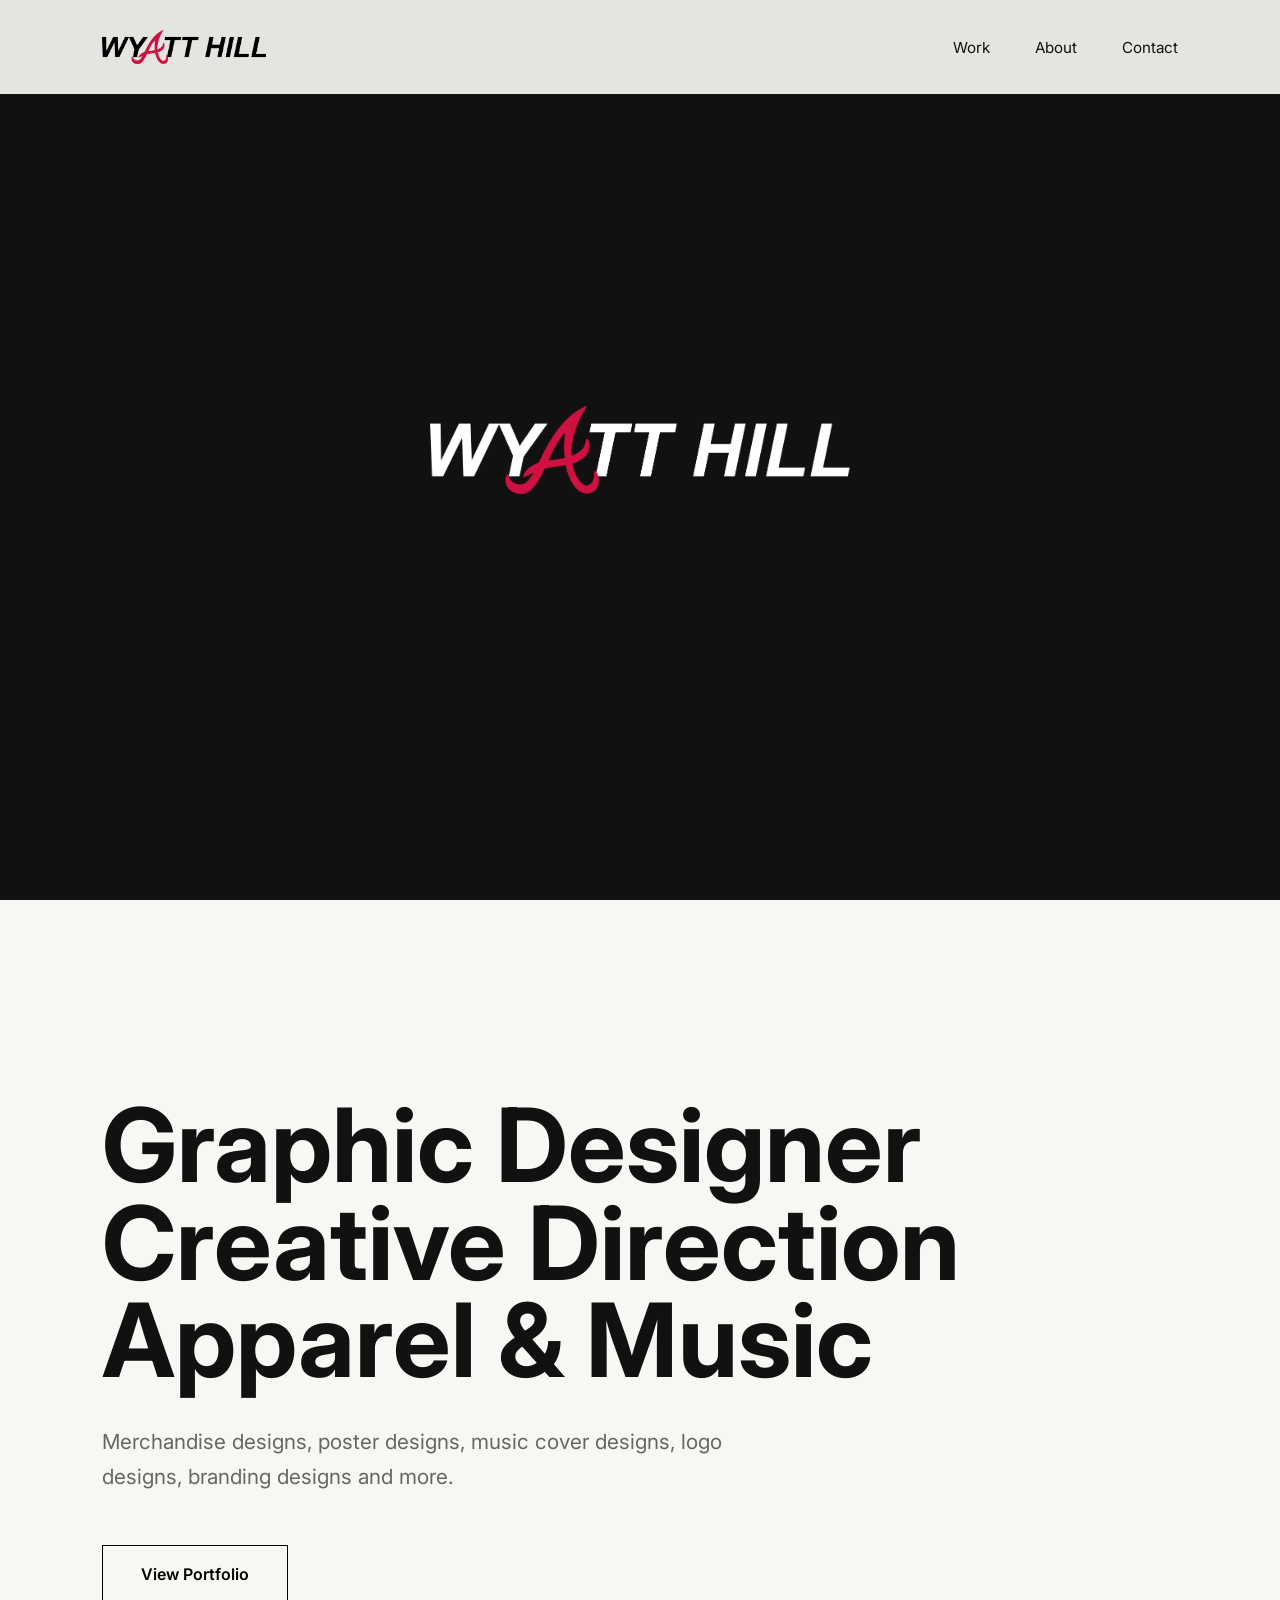
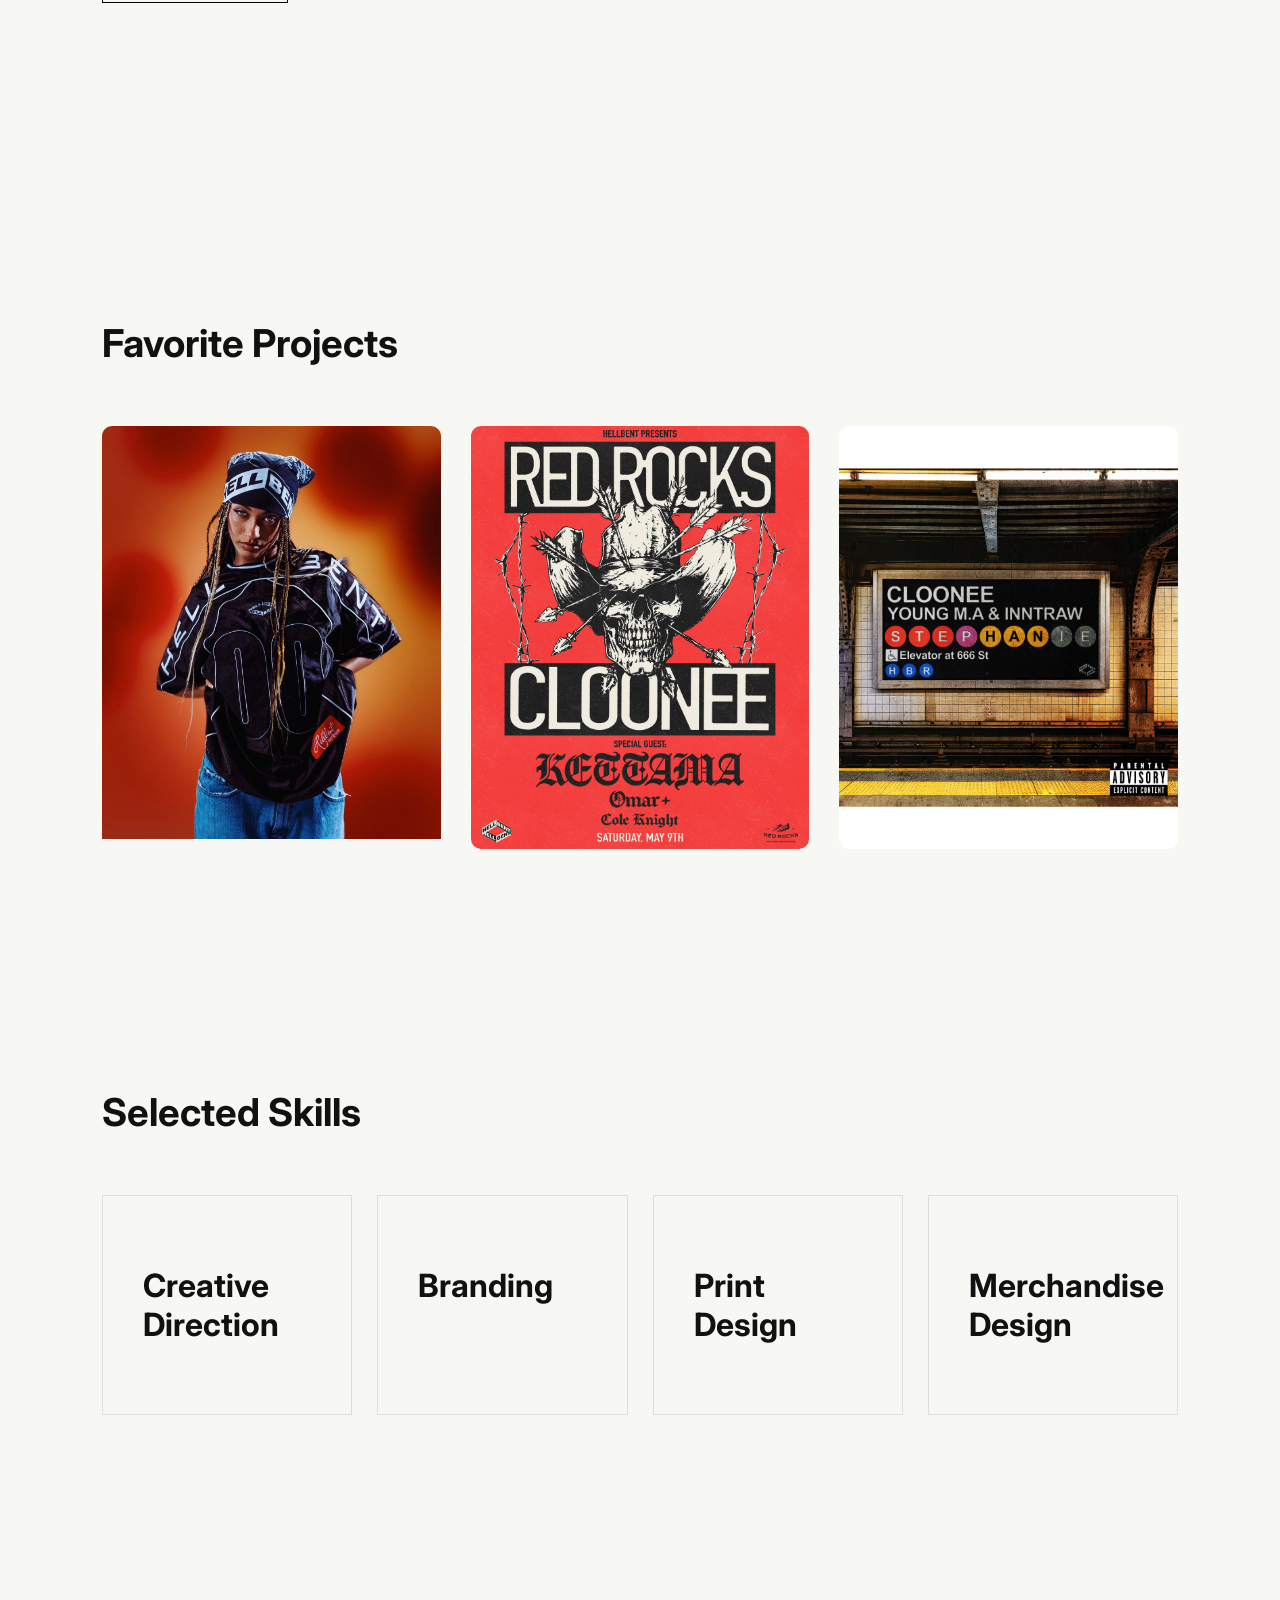
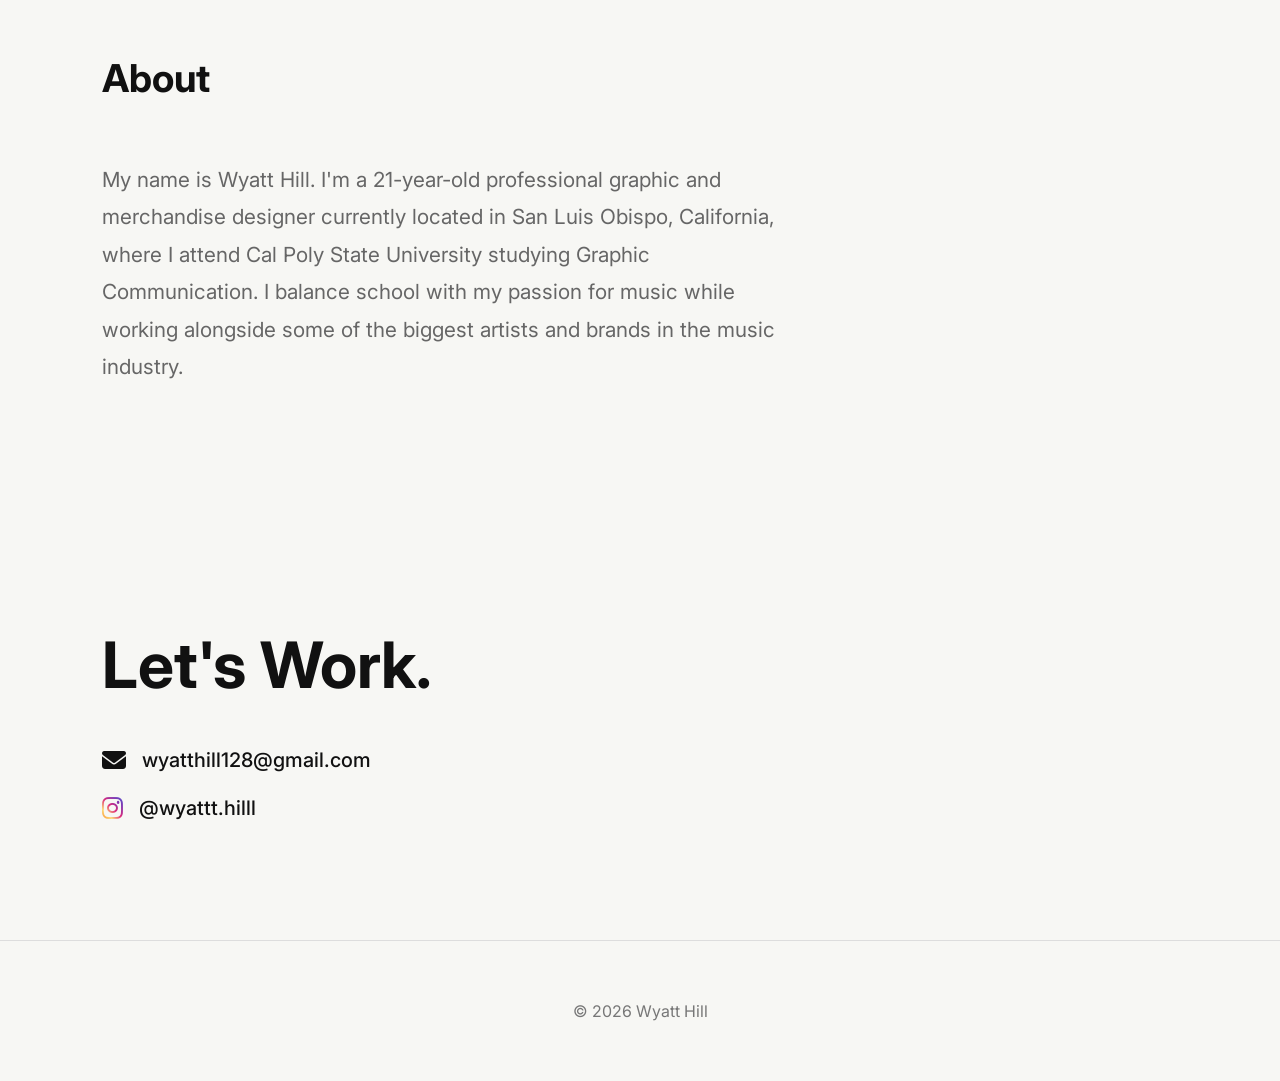
<file: index.html>
<!DOCTYPE html>
<html lang="en">
<head>
<!-- Primary Meta Tags -->
<title>Wyatt Hill | Graphic & Merchandise Designer</title>
<meta name="title" content="Wyatt Hill | Graphic & Merchandise Designer">
<meta name="description" content="Portfolio showcasing merchandise, branding, posters, cover art, and creative direction by Wyatt Hill.">

<!-- Open Graph / Facebook / iMessage -->
<meta property="og:type" content="website">
<meta property="og:url" content="https://wy4tth1ll.github.io/Portfolio/">
<meta property="og:title" content="Wyatt Hill | Graphic & Merchandise Designer">
<meta property="og:description" content="Portfolio showcasing merchandise, branding, posters, cover art, and creative direction by Wyatt Hill.">
<meta property="og:image" content="https://wy4tth1ll.github.io/Portfolio/images/preview.jpg">

<!-- Twitter / X -->
<meta property="twitter:card" content="summary_large_image">
<meta property="twitter:url" content="https://wy4tth1ll.github.io/Portfolio/">
<meta property="twitter:title" content="Wyatt Hill | Graphic & Merchandise Designer">
<meta property="twitter:description" content="Portfolio showcasing merchandise, branding, posters, cover art, and creative direction by Wyatt Hill.">
<meta property="twitter:image" content="https://wy4tth1ll.github.io/Portfolio/images/preview.jpg">
<meta charset="UTF-8">
<meta name="viewport" content="width=device-width, initial-scale=1.0">

<title>Wyatt Hill</title>

<link rel="stylesheet" href="style.css">
<link rel="icon" type="image/svg+xml" href="images/logo3.svg">

<link rel="preconnect" href="https://fonts.googleapis.com">
<link rel="preconnect" href="https://fonts.gstatic.com" crossorigin>

<link href="https://fonts.googleapis.com/css2?family=Inter:wght@300;400;500;600;700&display=swap" rel="stylesheet">
<link rel="stylesheet" href="https://cdnjs.cloudflare.com/ajax/libs/font-awesome/6.6.0/css/all.min.css">

<!-- Font Awesome (Spotify Icon) -->
<link rel="stylesheet" href="https://cdnjs.cloudflare.com/ajax/libs/font-awesome/6.7.2/css/all.min.css">

</head>

<body>

<div class="loader">

    <img src="images/logo1.svg" alt="Wyatt Hill Logo">

</div>

<header>

<div class="logo">

<a href="index.html">

<img src="images/logo.svg" alt="Wyatt Hill Logo">

</a>

</div>

<nav>

<a href="#work">Work</a>

<a href="#about">About</a>

<a href="#contact">Contact</a>

</nav>

</header>

<section class="hero">

<div class="hero-text">

<h1>

Graphic Designer<br>

Creative Direction<br>

Apparel & Music

</h1>

<p>

Merchandise designs, poster designs, music cover designs, logo designs, branding designs and more.

</p>

<a href="#featured" class="button">

View Portfolio

</a>

</div>

</section>

<section id="featured" class="featured">

<h2>

Favorite Projects

</h2>

<div class="featured-grid">

<!-- MERCHANDISE -->

<a href="merchandise.html" class="project">

<img src="images/merchandise.jpg" alt="Merchandise">

<div class="overlay">

<h3>

MERCHANDISE

</h3>

<p>

Apparel & Merchandise Design

</p>

</div>

</a>

<!-- POSTERS -->

<a href="posters.html" class="project">

<img src="images/posters.jpg" alt="Posters">

<div class="overlay">

<h3>

POSTERS / FLYERS

</h3>

<p>

Music & Event Promotion

</p>

</div>

</a>

<!-- COVER ART -->

<a href="coverart.html" class="project">

<img src="images/coverart.jpg" alt="Cover Art">

<div class="overlay">

<h3>

COVER ART

</h3>

<p>

Album & Single Artwork

</p>

</div>

</a>

</div>

</section>

<section id="work" class="categories">

    

<h2>

Selected Skills

</h2>

<div class="category-grid">

<div class="category">

<h3>

Creative Direction

</h3>

</div>

<div class="category">

<h3>

Branding

</h3>

</div>

<div class="category">

<h3>

Print Design

</h3>

</div>

<div class="category">

<h3>

Merchandise Design

</h3>

</div>

</div>

</section>

<section id="about" class="about">

<h2>

About

</h2>

<p>

My name is Wyatt Hill. I'm a 21-year-old professional graphic and merchandise designer currently located in San Luis Obispo, California, where I attend Cal Poly State University studying Graphic Communication. I balance school with my passion for music while working alongside some of the biggest artists and brands in the music industry.

</p>

</section>

<section id="contact" class="contact">

<h2>Let's Work.</h2>

<div class="contact-links">

<a href="mailto:wyatthill128@gmail.com">

<i class="fa-solid fa-envelope"></i>

<span>wyatthill128@gmail.com</span>

</a>

<a href="https://www.instagram.com/wyattt.hilll/" target="_blank">

<i class="fa-brands fa-instagram"></i>

<span>@wyattt.hilll</span>

</a>

</div>

</section>

<footer>

© 2026 Wyatt Hill

</footer>

<script src="script.js"></script>

</body>
</html>
</file>
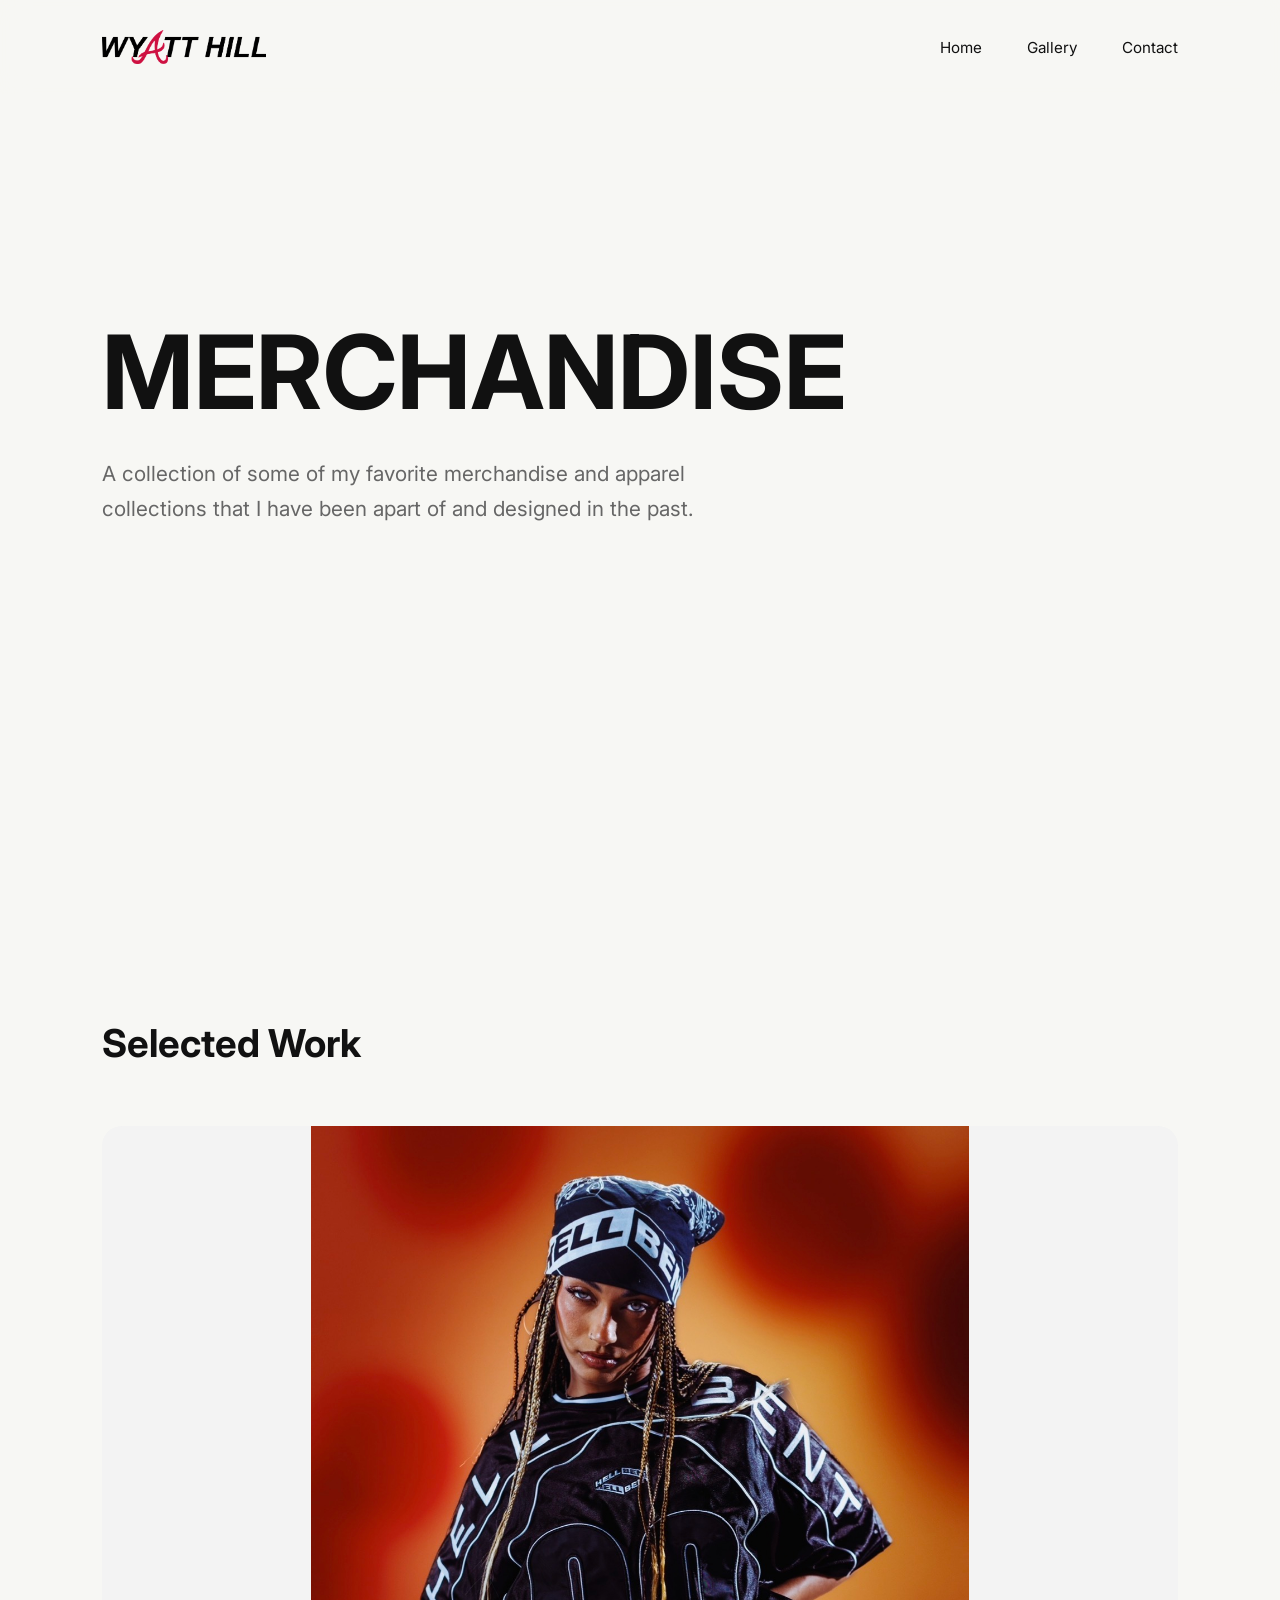
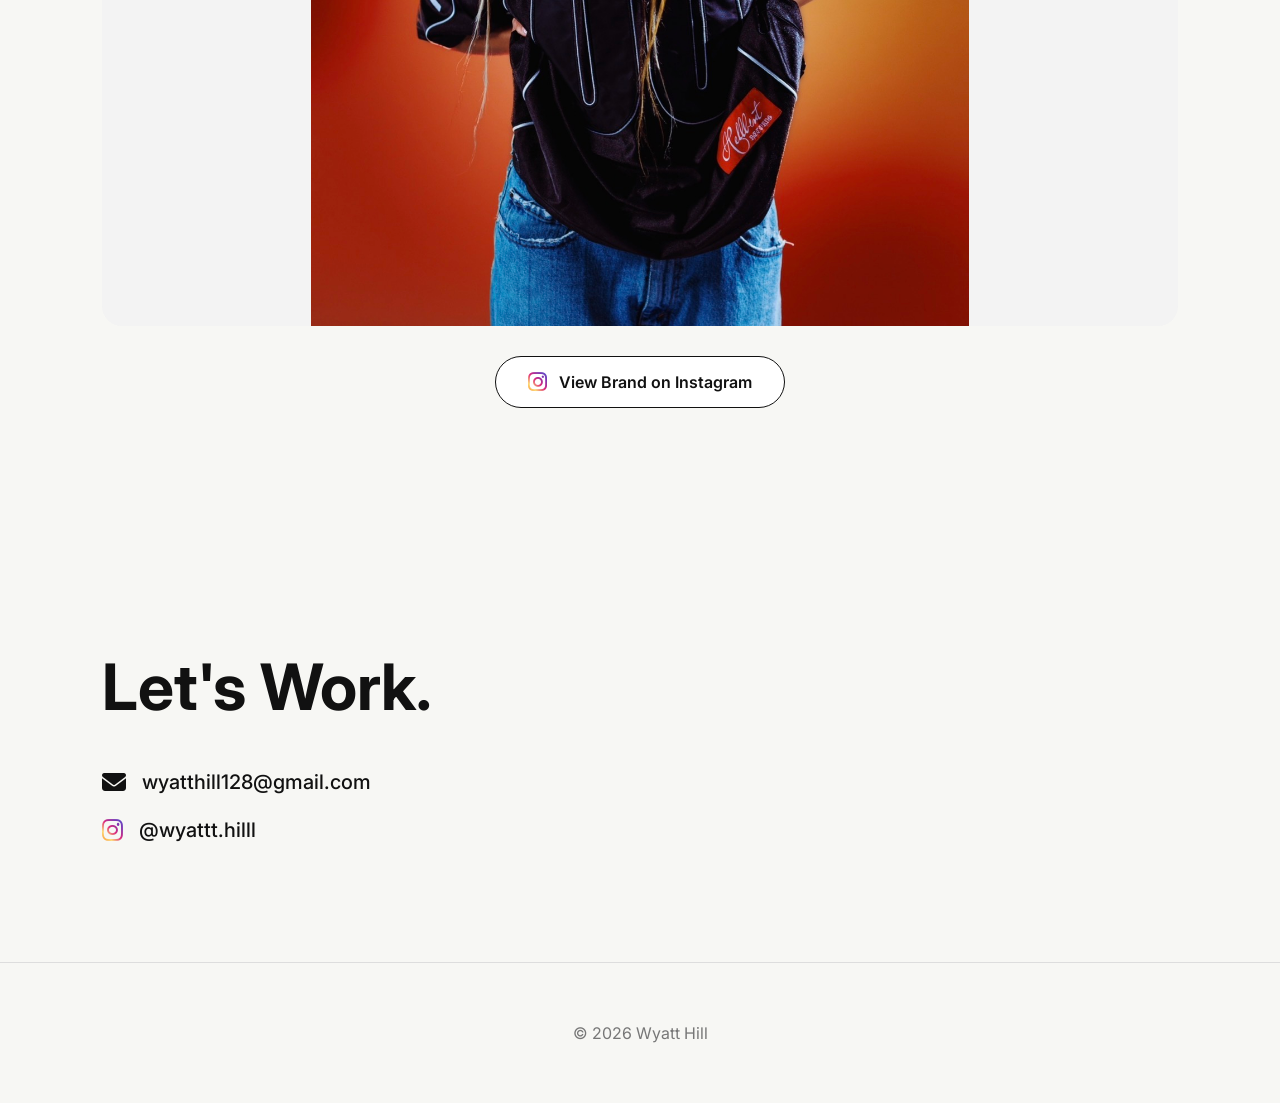
<file: merchandise.html>
<!DOCTYPE html>
<html lang="en">

<head>
<!-- Primary Meta Tags -->
<title>Wyatt Hill | Graphic & Merchandise Designer</title>
<meta name="title" content="Wyatt Hill | Graphic & Merchandise Designer">
<meta name="description" content="Portfolio showcasing merchandise, branding, posters, cover art, and creative direction by Wyatt Hill.">

<!-- Open Graph / Facebook / iMessage -->
<meta property="og:type" content="website">
<meta property="og:url" content="https://wy4tth1ll.github.io/Portfolio/">
<meta property="og:title" content="Wyatt Hill | Graphic & Merchandise Designer">
<meta property="og:description" content="Portfolio showcasing merchandise, branding, posters, cover art, and creative direction by Wyatt Hill.">
<meta property="og:image" content="https://wy4tth1ll.github.io/Portfolio/images/preview.jpg">

<!-- Twitter / X -->
<meta property="twitter:card" content="summary_large_image">
<meta property="twitter:url" content="https://wy4tth1ll.github.io/Portfolio/">
<meta property="twitter:title" content="Wyatt Hill | Graphic & Merchandise Designer">
<meta property="twitter:description" content="Portfolio showcasing merchandise, branding, posters, cover art, and creative direction by Wyatt Hill.">
<meta property="twitter:image" content="https://wy4tth1ll.github.io/Portfolio/images/preview.jpg">
<meta charset="UTF-8">
<meta name="viewport" content="width=device-width, initial-scale=1.0">

<title>Merchandise | Wyatt Hill</title>

<link rel="stylesheet" href="style.css">
<link rel="icon" type="image/svg+xml" href="images/logo3.svg">

<link rel="preconnect" href="https://fonts.googleapis.com">
<link rel="preconnect" href="https://fonts.gstatic.com" crossorigin>

<link href="https://fonts.googleapis.com/css2?family=Inter:wght@300;400;500;600;700&display=swap" rel="stylesheet">

<!-- Font Awesome -->
<link rel="stylesheet" href="https://cdnjs.cloudflare.com/ajax/libs/font-awesome/6.7.2/css/all.min.css">

</head>

<body>

<header>

<div class="logo">

<a href="index.html">

<img src="images/logo.svg" alt="Wyatt Hill Logo">

</a>

</div>

<nav>
<a href="index.html">Home</a>
<a href="#gallery">Gallery</a>
<a href="#contact">Contact</a>
</nav>

</header>

<section class="hero">

<div class="hero-text">

<h1>MERCHANDISE</h1>

<p>
A collection of some of my favorite merchandise and apparel collections that I have been apart of and designed in the past.
</p>

</div>

</section>

<section id="gallery" class="gallery">

<h2>Selected Work</h2>

<div class="slideshow-container">

<button class="prev" onclick="changeSlide(-1)">
&#10094;
</button>

<img id="slideshow-image" src="images/merch/1.jpg" alt="Merchandise">

<button class="next" onclick="changeSlide(1)">
&#10095;
</button>

</div>

<div class="spotify-button-container">

<a id="instagram-link" href="#" target="_blank">
    <i class="fa-brands fa-instagram"></i>
    <span>View Brand on Instagram</span>
</a>

</a>

</div>

</section>

<section id="contact" class="contact">

<h2>Let's Work.</h2>

<div class="contact-links">

<a href="mailto:wyatthill128@gmail.com">

<i class="fa-solid fa-envelope"></i>

<span>wyatthill128@gmail.com</span>

</a>

<a href="https://www.instagram.com/wyattt.hilll/" target="_blank">

<i class="fa-brands fa-instagram"></i>

<span>@wyattt.hilll</span>

</a>

</div>

</section>

<footer>

© 2026 Wyatt Hill

</footer>

<script>

const slides = [

{
image:"images/merch/1.jpg",
instagram:"https://www.instagram.com/hellbentrecs/"
},

{
image:"images/merch/2.jpg",
instagram:"https://www.instagram.com/hellbentrecs/"
},

{
image:"images/merch/3.jpg",
instagram:"https://www.instagram.com/followthefishtv/"
},

{
image:"images/merch/4.jpg",
instagram:"https://www.instagram.com/followthefishtv/"
},

{
image:"images/merch/5.jpg",
instagram:"https://www.instagram.com/followthefishtv/"
},

{
image:"images/merch/6.jpg",
instagram:"https://www.instagram.com/g59records/"
},

{
image:"images/merch/7.jpg",
instagram:"https://www.instagram.com/hellbentrecs/"
},

{
image:"images/merch/8.jpg",
instagram:"https://www.instagram.com/hellbentrecs/"
},

{
image:"images/merch/9.jpg",
instagram:"https://www.instagram.com/suicideboys/"
},

{
image:"images/merch/10.jpg",
instagram:"https://www.instagram.com/kayzomusic/"
},

{
image:"images/merch/11.jpg",
instagram:"https://www.instagram.com/hellbentrecs/"
},

{
image:"images/merch/12.jpg",
instagram:"https://www.instagram.com/chrislake/"
},

{
image:"images/merch/13.jpg",
instagram:"https://www.instagram.com/iiipoints/"
},

{
image:"images/merch/14.jpg",
instagram:"https://www.instagram.com/iiipoints/"
},

{
image:"images/merch/15.jpg",
instagram:"https://www.instagram.com/iiipoints/"
},

{
image:"images/merch/16.jpg",
instagram:"https://www.instagram.com/drinkeasyrider/"
},

{
image:"images/merch/17.jpg",
instagram:"https://www.instagram.com/drinkeasyrider/"
},

{
image:"images/merch/18.jpg",
instagram:"https://www.instagram.com/laytongiordani/"
},

{
image:"images/merch/19.jpg",
instagram:"https://www.instagram.com/hellbentrecs/"
},

{
image:"images/merch/20.jpg",
instagram:"https://www.instagram.com/hellbentrecs/"
},

{
image:"images/merch/21.jpg",
instagram:"https://www.instagram.com/hellbentrecs/"
},

{
image:"images/merch/22.jpg",
instagram:"https://www.instagram.com/neverlonely.llc/"
},

{
image:"images/merch/23.jpg",
instagram:"https://www.instagram.com/hellbentrecs/"
},

{
image:"images/merch/24.jpg",
instagram:"https://www.instagram.com/hellbentrecs/"
},

{
image:"images/merch/25.jpg",
instagram:"https://www.instagram.com/hellbentrecs/"
},

{
image:"images/merch/26.jpg",
instagram:"https://www.instagram.com/hellbentrecs/"
},

{
image:"images/merch/27.jpg",
instagram:"https://www.instagram.com/hellbentrecs/"
},

{
image:"images/merch/28.jpg",
instagram:"https://www.instagram.com/hellbentrecs/"
},

{
image:"images/merch/29.jpg",
instagram:"https://www.instagram.com/hellbentrecs/"
},

{
image:"images/merch/30.jpg",
instagram:"https://www.instagram.com/hellbentrecs/"
},

{
image:"images/merch/31.jpg",
instagram:"https://www.instagram.com/hellbentrecs/"
},

{
image:"images/merch/32.jpg",
instagram:"https://www.instagram.com/drinkeasyrider/"
},

{
image:"images/merch/33.jpg",
instagram:"https://www.instagram.com/kayzomusic/"
},

{
image:"images/merch/34.jpg",
instagram:"https://www.instagram.com/cloonee/"
},

{
image:"images/merch/35.jpg",
instagram:"https://www.instagram.com/hellbentrecs/"
},

{
image:"images/merch/36.jpg",
instagram:"https://www.instagram.com/hellbentrecs/"
},

{
image:"images/merch/37.jpg",
instagram:"https://www.instagram.com/hellbentrecs/"
},

{
image:"images/merch/38.jpg",
instagram:"https://www.instagram.com/hellbentrecs/"
},

{
image:"images/merch/39.jpg",
instagram:"https://www.instagram.com/hellbentrecs/"
},

{
image:"images/merch/40.jpg",
instagram:"https://www.instagram.com/hellbentrecs/"
}

];

let current = 0;

function updateSlide(){

    document.getElementById("slideshow-image").src = slides[current].image;

    document.getElementById("instagram-link").href = slides[current].instagram;

}

function changeSlide(direction){

    current += direction;

    if(current < 0){
        current = slides.length - 1;
    }

    if(current >= slides.length){
        current = 0;
    }

    updateSlide();

}

updateSlide();

</script>

</body>

</html>
</file>
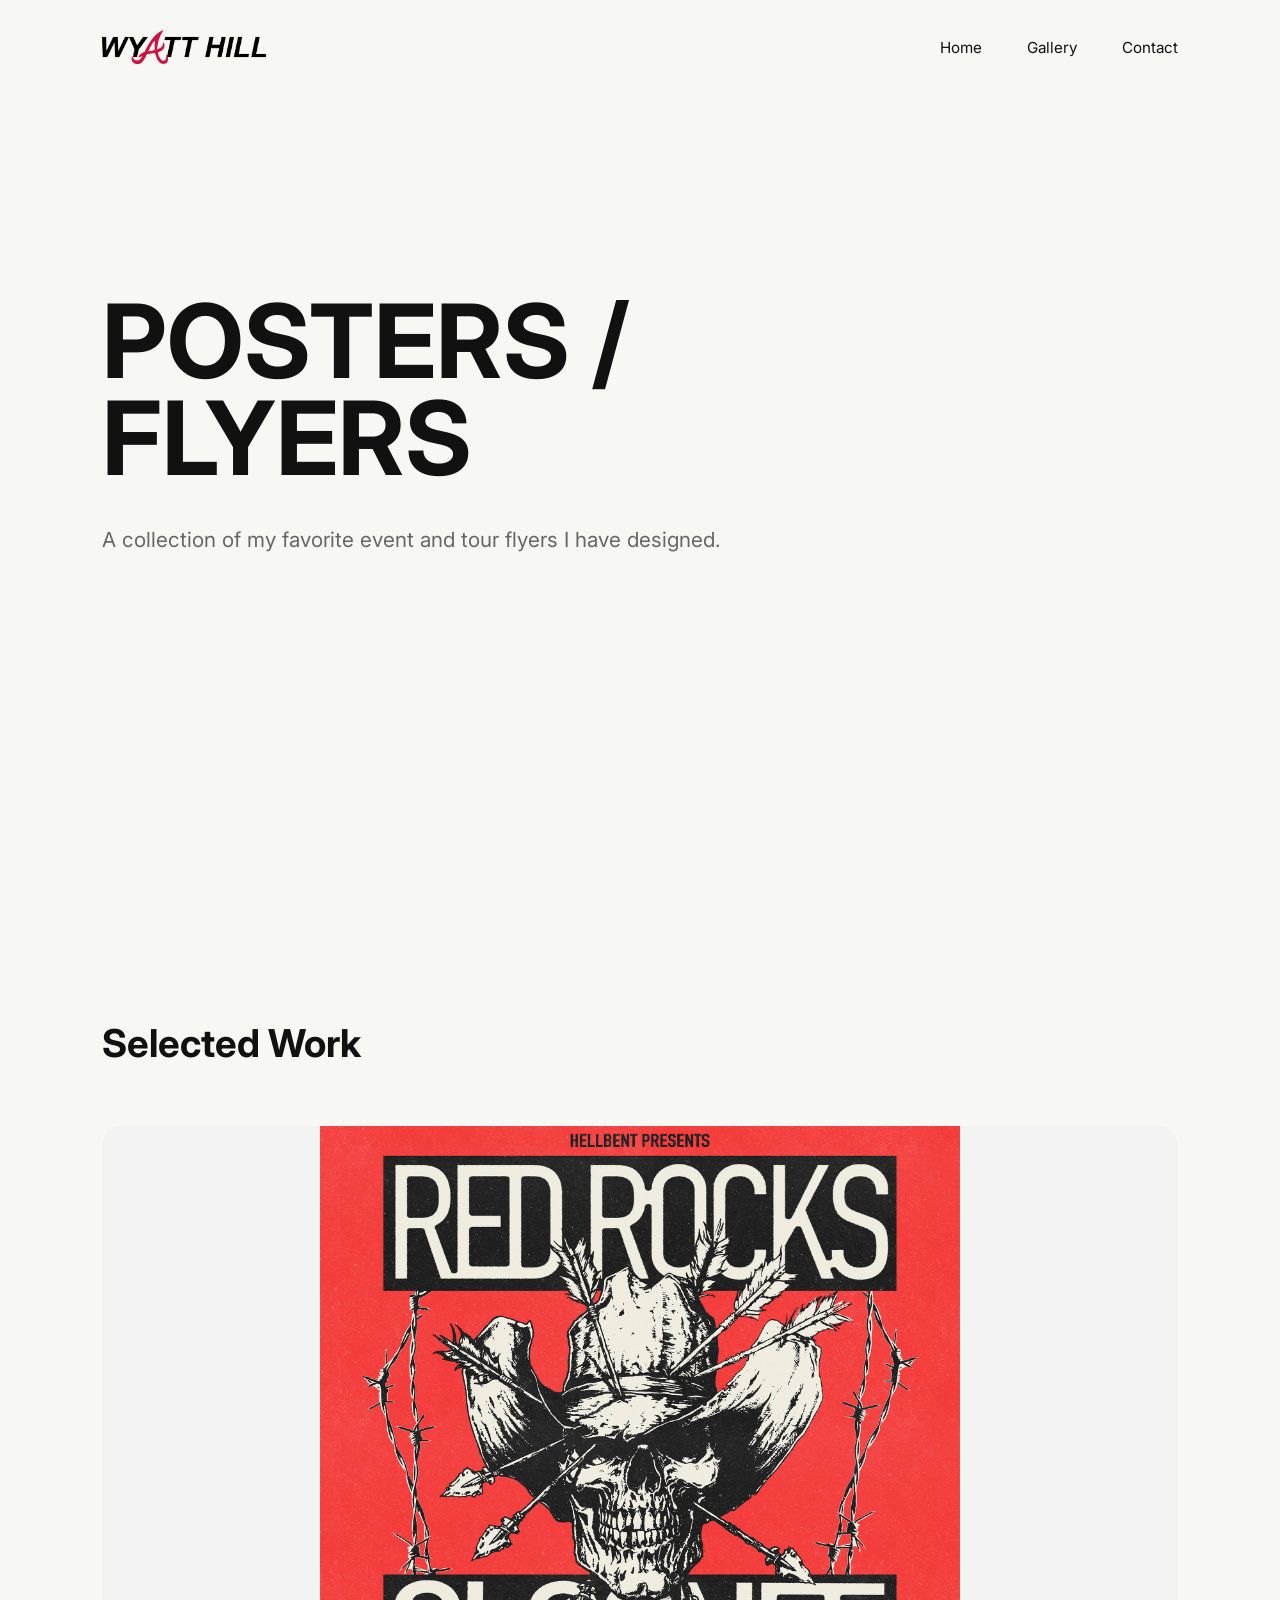
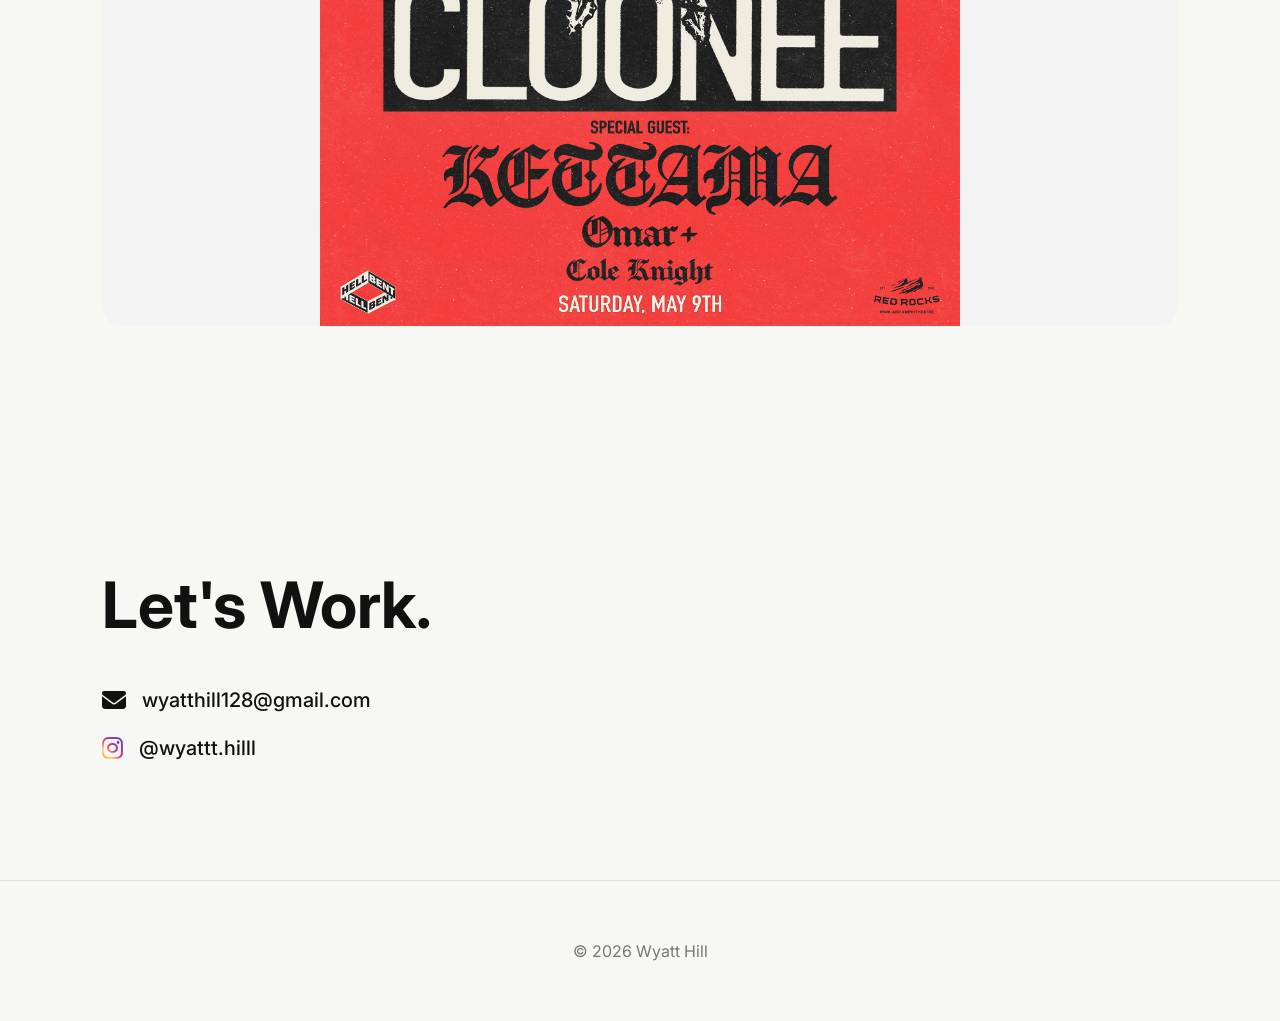
<file: posters.html>
<!DOCTYPE html>
<html lang="en">

<head>
<!-- Primary Meta Tags -->
<title>Wyatt Hill | Graphic & Merchandise Designer</title>
<meta name="title" content="Wyatt Hill | Graphic & Merchandise Designer">
<meta name="description" content="Portfolio showcasing merchandise, branding, posters, cover art, and creative direction by Wyatt Hill.">

<!-- Open Graph / Facebook / iMessage -->
<meta property="og:type" content="website">
<meta property="og:url" content="https://wy4tth1ll.github.io/Portfolio/">
<meta property="og:title" content="Wyatt Hill | Graphic & Merchandise Designer">
<meta property="og:description" content="Portfolio showcasing merchandise, branding, posters, cover art, and creative direction by Wyatt Hill.">
<meta property="og:image" content="https://wy4tth1ll.github.io/Portfolio/images/preview.jpg">

<!-- Twitter / X -->
<meta property="twitter:card" content="summary_large_image">
<meta property="twitter:url" content="https://wy4tth1ll.github.io/Portfolio/">
<meta property="twitter:title" content="Wyatt Hill | Graphic & Merchandise Designer">
<meta property="twitter:description" content="Portfolio showcasing merchandise, branding, posters, cover art, and creative direction by Wyatt Hill.">
<meta property="twitter:image" content="https://wy4tth1ll.github.io/Portfolio/images/preview.jpg">
<meta charset="UTF-8">
<meta name="viewport" content="width=device-width, initial-scale=1.0">

<title>Posters / Flyers | Wyatt Hill</title>

<link rel="stylesheet" href="style.css">
<link rel="icon" type="image/svg+xml" href="images/logo3.svg">

<link rel="preconnect" href="https://fonts.googleapis.com">
<link rel="preconnect" href="https://fonts.gstatic.com" crossorigin>

<link href="https://fonts.googleapis.com/css2?family=Inter:wght@300;400;500;600;700&display=swap" rel="stylesheet">

<!-- Font Awesome (Spotify Icon) -->
<link rel="stylesheet" href="https://cdnjs.cloudflare.com/ajax/libs/font-awesome/6.7.2/css/all.min.css">

</head>

<body>

<header>

<div class="logo">

<a href="index.html">

<img src="images/logo.svg" alt="Wyatt Hill Logo">

</a>

</div>

<nav>

<a href="index.html">Home</a>

<a href="#gallery">Gallery</a>

<a href="#contact">Contact</a>

</nav>

</header>

<section class="hero">

<div class="hero-text">

<h1>

POSTERS / FLYERS

</h1>

<p>

A collection of my favorite event and tour flyers I have designed.

</p>

</div>

</section>

<section id="gallery" class="gallery">

<h2>

Selected Work

</h2>

<div class="slideshow-container">

<button class="prev" onclick="changeSlide(-1)">&#10094;</button>

<img id="slideshow-image" src="images/posters/1.jpg" alt="Poster">

<button class="next" onclick="changeSlide(1)">&#10095;</button>

</div>

</section>

<section id="contact" class="contact">

<h2>Let's Work.</h2>

<div class="contact-links">

<a href="mailto:wyatthill128@gmail.com">

<i class="fa-solid fa-envelope"></i>

<span>wyatthill128@gmail.com</span>

</a>

<a href="https://www.instagram.com/wyattt.hilll/" target="_blank">

<i class="fa-brands fa-instagram"></i>

<span>@wyattt.hilll</span>

</a>

</div>

</section>

<footer>

© 2026 Wyatt Hill

</footer>

<script>

const images = [

"images/posters/1.jpg",
"images/posters/2.jpg",
"images/posters/3.jpg",
"images/posters/4.jpg",
"images/posters/5.jpg",
"images/posters/6.jpg",
"images/posters/7.jpg",
"images/posters/8.jpg",
"images/posters/9.jpg",
"images/posters/10.jpg"

];

let current = 0;

function changeSlide(direction){

current += direction;

if(current < 0){

current = images.length-1;

}

if(current >= images.length){

current = 0;

}

document.getElementById("slideshow-image").src = images[current];

}

</script>

</body>

</html>
</file>
<file: style.css>
/* ==============================
   WYATT HILL PORTFOLIO
============================== */

*{
    margin:0;
    padding:0;
    box-sizing:border-box;
}

html{
    scroll-behavior:smooth;
}

body{
    font-family:'Inter',sans-serif;
    background:#f7f7f4;
    color:#111;
    overflow-x:hidden;
}

/* ==============================
LOADER
============================== */

.loader{

    height:100vh;

    display:flex;

    justify-content:center;

    align-items:center;

    background:#111;

}

.loader img{

    width:420px;

    height:auto;

    display:block;

}

/* ==============================
HEADER
============================== */

header{

    position:fixed;
    top:0;
    left:0;

    width:100%;
    padding:30px 8%;

    display:flex;
    justify-content:space-between;
    align-items:center;

    background:rgba(247,247,244,.92);
    backdrop-filter:blur(14px);

    z-index:999;
}

.logo{

    display:flex;

    align-items:center;

}

.logo a{

    display:flex;

    align-items:center;

}

.logo img{

    height:34px;

    width:auto;

    display:block;

    transition:.3s ease;

}

.logo img:hover{

    opacity:.6;

}

nav{

    display:flex;
    gap:45px;

}

nav a{

    text-decoration:none;
    color:#111;
    font-size:.95rem;
    transition:.3s;

}

nav a:hover{

    opacity:.45;

}
/* ==============================
   MERCHANDISE SLIDESHOW
============================== */

.gallery{

    padding:120px 8%;

}

.slideshow-container{

    position:relative;

    max-width:1400px;

    margin:0 auto;

}

.slideshow-container img{

    width:100%;
    height:800px;

    object-fit:contain;

    background:#f3f3f3;

    border-radius:20px;

    display:block;

}

/* Navigation Arrows */

.prev,
.next{

    position:absolute;

    top:50%;
    transform:translateY(-50%);

    width:62px;
    height:62px;

    border:none;
    border-radius:50%;

    background:rgba(255,255,255,.92);

    color:#111;

    font-size:32px;
    font-weight:300;

    display:flex;
    justify-content:center;
    align-items:center;

    cursor:pointer;

    box-shadow:0 12px 35px rgba(0,0,0,.18);

    transition:all .25s ease;

    z-index:100;

    opacity:0;

}

/* Show arrows when hovering */

.slideshow-container:hover .prev,
.slideshow-container:hover .next{

    opacity:1;

}

.prev{

    left:25px;

}

.next{

    right:25px;

}

.prev:hover,
.next:hover{

    background:#111;

    color:white;

    transform:translateY(-50%) scale(1.08);

}

.prev:active,
.next:active{

    transform:translateY(-50%) scale(.95);

}

/* Responsive */

@media(max-width:900px){

.slideshow-container img{

    height:500px;

}

.prev,
.next{

    width:50px;
    height:50px;

    font-size:24px;

}

}

/* ==============================
SPOTIFY BUTTON
============================== */

.spotify-button-container{

    margin-top:30px;

    display:flex;

    justify-content:center;

}

#spotify-link{

    display:inline-flex;

    align-items:center;

    gap:12px;

    padding:14px 34px;

    border:1px solid #111;

    border-radius:999px;

    background:white;

    color:#111;

    text-decoration:none;

    font-weight:600;

    transition:.3s ease;

}

#spotify-link i{

    color:#1DB954;

    font-size:22px;

}

#spotify-link:hover{

    background:#111;

    color:white;

    transform:translateY(-2px);

}

#spotify-link:hover i{

    color:#1DB954;

}

/* ==============================
INSTAGRAM BUTTON
============================== */

#instagram-link{

    display:inline-flex;

    align-items:center;

    gap:12px;

    padding:14px 32px;

    border:1px solid #111;

    border-radius:999px;

    background:#fff;

    color:#111;

    text-decoration:none;

    font-weight:600;

    transition:.3s ease;

}

#instagram-link i{

    font-size:22px;

    background:linear-gradient(
        45deg,
        #F58529,
        #FEDA77,
        #DD2A7B,
        #8134AF,
        #515BD4
    );

    -webkit-background-clip:text;
    -webkit-text-fill-color:transparent;
    background-clip:text;

}

#instagram-link:hover{

    background:#111;

    color:#fff;

    transform:translateY(-2px);

}

/* ==============================
HERO
============================== */

.hero{

    min-height:100vh;

    display:flex;
    align-items:center;

    padding:0 8%;

}

.hero-text{

    max-width:900px;

}

.hero h1{

    font-size:clamp(4rem,8vw,8rem);
    line-height:.95;
    font-weight:700;
    margin-bottom:35px;

}

.hero p{

    font-size:1.3rem;
    color:#666;
    line-height:1.7;
    max-width:620px;
    margin-bottom:50px;

}

.button{

    display:inline-block;

    padding:18px 38px;

    border:1px solid black;

    text-decoration:none;

    color:black;

    transition:.35s;

    font-weight:600;

}

.button:hover{

    background:black;
    color:white;

}

/* ==============================
SECTIONS
============================== */

section{

    padding:120px 8%;

}

section h2{

    font-size:2.4rem;
    margin-bottom:60px;

}

/* ==============================
FEATURED
============================== */

.featured-grid{

    display:grid;

    grid-template-columns:repeat(auto-fit,minmax(320px,1fr));

    gap:30px;

}

.project{

    position:relative;

    overflow:hidden;

    cursor:pointer;

    border-radius:10px;

}

.project img{

    width:100%;

    display:block;

    transition:.5s;

}

.project:hover img{

    transform:scale(1.05);

}

.overlay{

    position:absolute;

    inset:0;

    background:rgba(0,0,0,.65);

    color:white;

    display:flex;

    flex-direction:column;

    justify-content:flex-end;

    padding:35px;

    opacity:0;

    transition:.35s;

}

.project:hover .overlay{

    opacity:1;

}

.overlay h3{

    font-size:1.6rem;

    margin-bottom:8px;

}

.overlay p{

    color:#ddd;

}

/* ==============================
CATEGORIES
============================== */

.category-grid{

    display:grid;

    grid-template-columns:repeat(auto-fit,minmax(250px,1fr));

    gap:25px;

}

.category{

    border:1px solid #ddd;

    padding:70px 40px;

    transition:.35s;

}

.category:hover{

    background:black;

    color:white;

    transform:translateY(-6px);

}

.category h3{

    font-size:2rem;

}

/* ==============================
ABOUT
============================== */

.about{

    max-width:900px;

}

.about p{

    font-size:1.3rem;

    color:#666;

    line-height:1.8;

}

/* ==============================
CONTACT
============================== */

.contact h2{

    font-size:4rem;

    margin-bottom:45px;

}

.contact-links{

    display:flex;

    flex-direction:column;

    gap:24px;

}

.contact-links a{

    display:inline-flex;

    align-items:center;

    gap:16px;

    width:fit-content;

    text-decoration:none;

    color:#111;

    font-size:1.25rem;

    font-weight:500;

    transition:.3s ease;

}

.contact-links a:hover{

    opacity:.55;

    transform:translateX(4px);

}

.contact-links .fa-envelope{

    font-size:24px;

    color:#111;

}

.contact-links .fa-instagram{

    font-size:24px;

    background:linear-gradient(
        45deg,
        #F58529,
        #FEDA77,
        #DD2A7B,
        #8134AF,
        #515BD4
    );

    -webkit-background-clip:text;
    -webkit-text-fill-color:transparent;
    background-clip:text;

}

/* ==============================
FOOTER
============================== */

footer{

    padding:60px;

    text-align:center;

    border-top:1px solid #ddd;

    color:#777;

}

/* ==============================
SCROLLBAR
============================== */

::-webkit-scrollbar{

    width:10px;

}

::-webkit-scrollbar-track{

    background:#ececec;

}

::-webkit-scrollbar-thumb{

    background:#111;

}

/* ==============================
RESPONSIVE
============================== */

@media(max-width:900px){

header{

padding:25px 6%;

}

.hero{

padding:0 6%;

}

section{

padding:90px 6%;

}

.hero h1{

font-size:4rem;

}

.contact h2{

font-size:2.8rem;

}

nav{

gap:25px;

}

}
</file>
